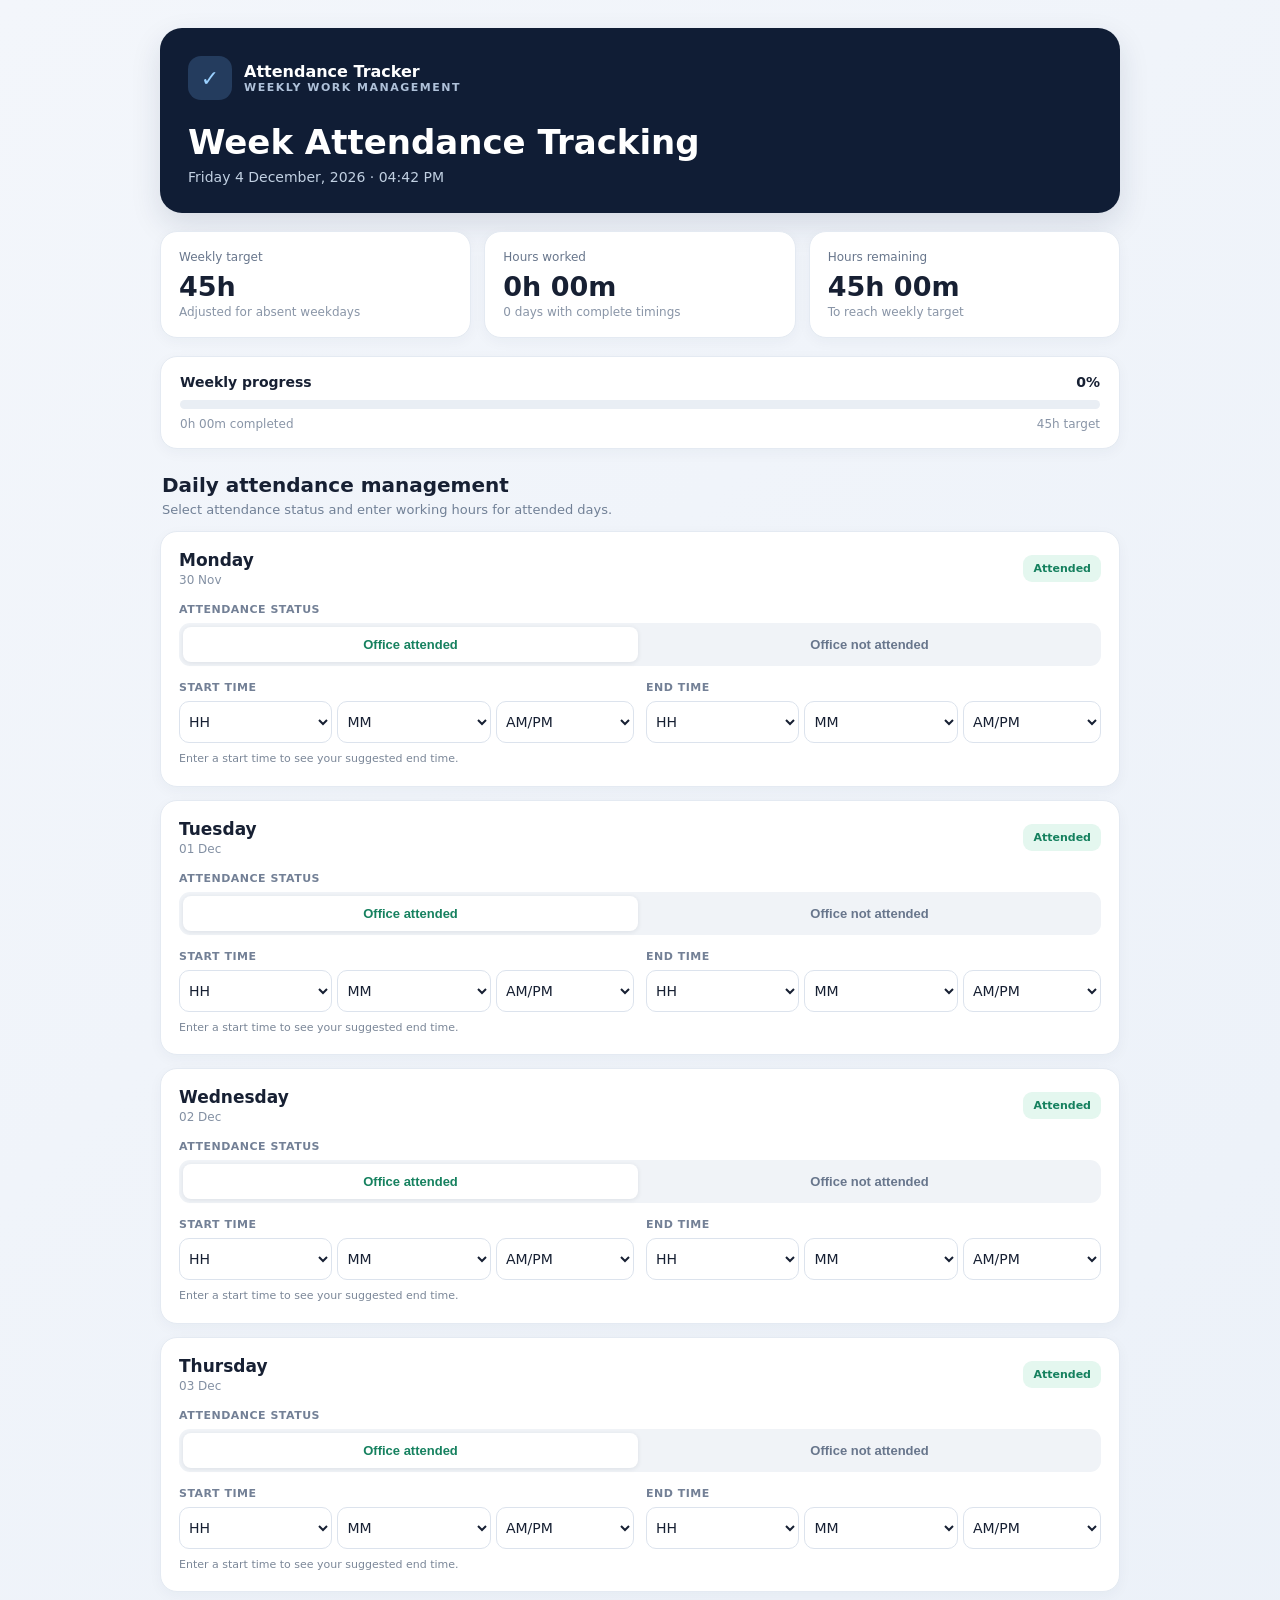
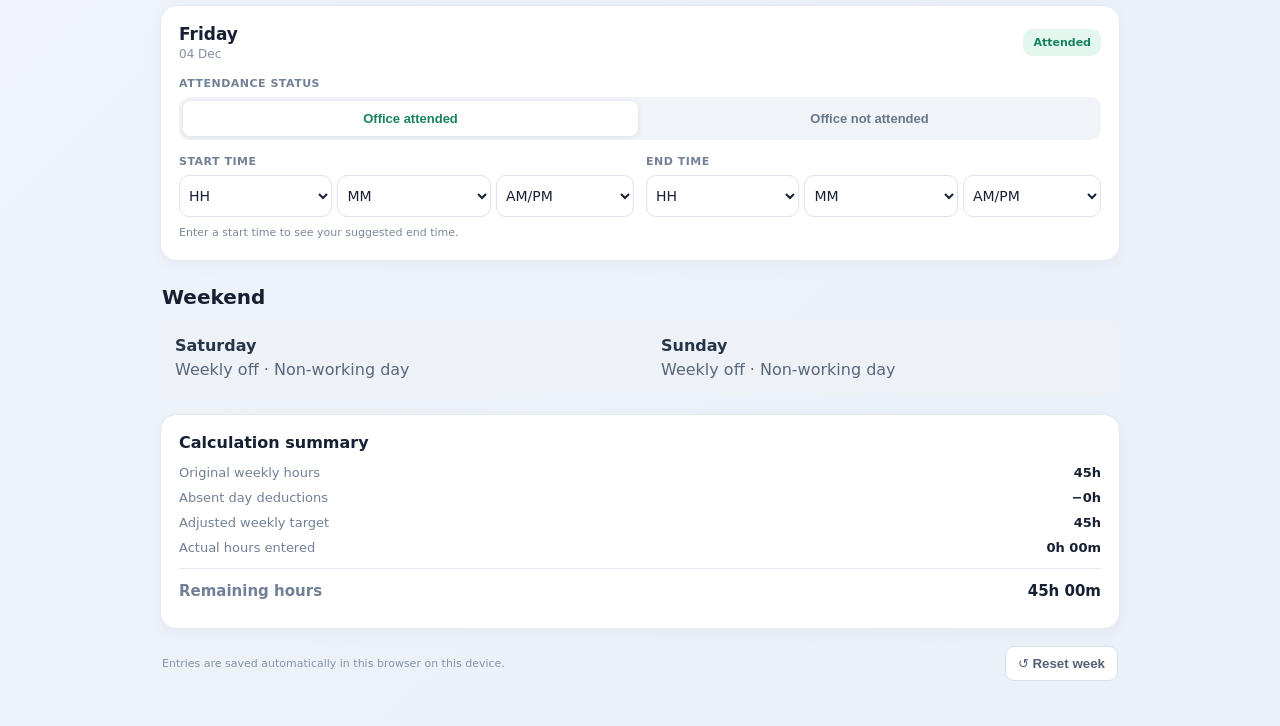
<file: index.html>
<!DOCTYPE html>
<html lang="en">
<head>
<meta charset="UTF-8">
<meta name="viewport" content="width=device-width, initial-scale=1.0">
<title>Week Attendance Tracking</title>
<style>
:root{font-family:Inter,ui-sans-serif,system-ui,-apple-system,"Segoe UI",sans-serif;color:#172033;background:#f3f6fb;font-synthesis:none}
*{box-sizing:border-box}body{margin:0;padding:28px 16px;background:linear-gradient(135deg,#f3f6fb,#eaf0f8);min-height:100vh}
.wrap{max-width:960px;margin:auto}.hero{background:#101d35;color:#fff;padding:28px;border-radius:22px;box-shadow:0 12px 30px #15274420}
.brand{display:flex;align-items:center;gap:12px}.logo{width:44px;height:44px;border-radius:13px;background:#243c5e;display:grid;place-items:center;font-size:22px;color:#9bd1ff}
.eyebrow{font-size:11px;letter-spacing:1.5px;color:#afc1d9;font-weight:700}.hero h1{font-size:clamp(25px,4vw,34px);margin:22px 0 7px}.date{color:#c1d0e2;font-size:14px}.stats{display:grid;grid-template-columns:repeat(3,1fr);gap:13px;margin:18px 0}
.stat,.panel,.day{background:#fff;border:1px solid #e4eaf2;border-radius:17px;box-shadow:0 4px 14px #1c31500a}.stat{padding:18px}.stat-label{font-size:12px;color:#68768c}.stat-value{font-size:27px;font-weight:750;margin:7px 0 3px;font-variant-numeric:tabular-nums}.muted{font-size:12px;color:#8995a7}
.progress-panel{padding:17px 19px;margin-bottom:20px}.progress-head{display:flex;justify-content:space-between;align-items:center;font-size:14px;font-weight:650;margin-bottom:10px}.track{height:9px;border-radius:20px;background:#e9eef4;overflow:hidden}.bar{height:100%;background:#16a477;border-radius:20px;width:0;transition:width .2s}
.section-title{font-size:20px;margin:24px 2px 5px}.section-sub{font-size:13px;color:#718096;margin:0 2px 14px}.days{display:grid;gap:13px}.day{padding:18px}.day.future{background:#f8fafc;opacity:.72}.day.future .time-picker select,.day.future .toggle button{cursor:not-allowed}.day-head{display:flex;justify-content:space-between;align-items:center;gap:10px;margin-bottom:16px}.day-name{font-weight:750;font-size:17px}.day-date{font-size:12px;color:#8390a3;margin-top:3px}.status{border:0;border-radius:9px;padding:7px 10px;font-size:11px;font-weight:700;background:#e4f7ef;color:#16815f}
.field-label{font-size:11px;font-weight:750;letter-spacing:.5px;color:#738096;display:block;margin-bottom:7px}.toggle{display:flex;background:#f0f3f7;border-radius:11px;padding:4px;gap:4px;margin-bottom:15px}.toggle button{border:0;background:transparent;flex:1;padding:10px 8px;border-radius:8px;color:#68768c;font-weight:650;font-size:13px;cursor:pointer}.toggle button.active.attended{background:#fff;color:#16815f;box-shadow:0 1px 5px #1b2c4518}.toggle button.active.absent{background:#fff;color:#c34d4d;box-shadow:0 1px 5px #1b2c4518}
.times{display:grid;grid-template-columns:1fr 1fr;gap:12px}.time-input{width:100%;padding:11px 12px;border:1px solid #dce3ed;border-radius:10px;background:#fff;color:#172033;font:inherit;font-size:15px}.time-input:focus{outline:2px solid #b7d9ff;border-color:#5d9fe8}
.time-picker{display:grid;grid-template-columns:1fr 1fr .9fr;gap:5px}
.time-picker select{width:100%;min-width:0;padding:11px 5px;border:1px solid #dce3ed;border-radius:10px;background:#fff;color:#172033;font:inherit;font-size:14px}
.time-picker select:focus{outline:2px solid #b7d9ff;border-color:#5d9fe8}
.suggestion{background:#f3f6fa;border-radius:12px;padding:13px 15px;margin-top:13px}.suggest-row{display:flex;justify-content:space-between;gap:10px;align-items:center}.suggest-label{font-size:11px;color:#78869a}.suggest-time{font-size:22px;font-weight:750;color:#16815f;margin-top:3px}.actual{text-align:right;font-weight:700;font-size:16px}.hint{font-size:11px;color:#7b8798;margin-top:8px;line-height:1.5}.absent-note{font-size:12px;color:#8995a7;padding:2px 1px 0}.weekend{display:grid;grid-template-columns:1fr 1fr;gap:12px;margin-top:12px}.weekend-card{background:#eef2f7;padding:15px;border-radius:13px;color:#59677c}.weekend-card strong{display:block;color:#26354a;margin-bottom:5px}.summary{padding:18px;margin-top:20px}.summary h3{margin:0 0 13px;font-size:16px}.sumline{display:flex;justify-content:space-between;gap:10px;margin:10px 0;font-size:13px}.sumline span{color:#718096}.sumline strong{font-variant-numeric:tabular-nums}.sumtotal{border-top:1px solid #e5eaf0;padding-top:13px;margin-top:13px;font-size:15px;font-weight:750}
.footer{display:flex;justify-content:space-between;align-items:center;gap:12px;margin:17px 2px;color:#8792a2;font-size:11px}.reset{border:1px solid #d7e0eb;background:#fff;border-radius:9px;padding:9px 12px;color:#536176;font-weight:650;cursor:pointer}.reset:hover{background:#f6f8fb}
@media(max-width:640px){body{padding:14px 10px}.hero{padding:21px;border-radius:18px}.stats{grid-template-columns:1fr 1fr;gap:9px}.stat{padding:14px}.stat:last-child{grid-column:1/-1}.stat-value{font-size:23px}.day{padding:14px}.day-head{margin-bottom:13px}.toggle button{font-size:11px;padding:10px 5px}.times{gap:8px}.time-input{padding:10px 8px;font-size:14px}.footer{align-items:flex-start;flex-direction:column-reverse}}
</style>
</head>
<body>
<div class="wrap">
<header class="hero">
  <div class="brand"><div class="logo">✓</div><div><div style="font-weight:750">Attendance Tracker</div><div class="eyebrow">WEEKLY WORK MANAGEMENT</div></div></div>
  <h1>Week Attendance Tracking</h1>
  <div class="date" id="liveDate"></div>
</header>
<section class="stats">
  <div class="stat"><div class="stat-label">Weekly target</div><div class="stat-value" id="target">45h</div><div class="muted">Adjusted for absent weekdays</div></div>
  <div class="stat"><div class="stat-label">Hours worked</div><div class="stat-value" id="worked">0h 00m</div><div class="muted" id="completed">0 days with complete timings</div></div>
  <div class="stat"><div class="stat-label">Hours remaining</div><div class="stat-value" id="remaining">45h 00m</div><div class="muted" id="remainingNote">To reach weekly target</div></div>
</section>
<section class="panel progress-panel">
  <div class="progress-head"><span>Weekly progress</span><span id="percent">0%</span></div>
  <div class="track"><div class="bar" id="bar"></div></div>
  <div class="muted" style="display:flex;justify-content:space-between;margin-top:8px"><span id="progressWorked">0h 00m completed</span><span id="progressTarget">45h target</span></div>
</section>
<h2 class="section-title">Daily attendance management</h2>
<p class="section-sub">Select attendance status and enter working hours for attended days.</p>
<section class="days" id="days"></section>
<h2 class="section-title">Weekend</h2>
<div class="weekend">
  <div class="weekend-card"><strong>Saturday</strong>Weekly off · Non-working day</div>
  <div class="weekend-card"><strong>Sunday</strong>Weekly off · Non-working day</div>
</div>
<section class="panel summary">
  <h3>Calculation summary</h3>
  <div class="sumline"><span>Original weekly hours</span><strong>45h</strong></div>
  <div class="sumline"><span>Absent day deductions</span><strong id="deductions">−0h</strong></div>
  <div class="sumline"><span>Adjusted weekly target</span><strong id="summaryTarget">45h</strong></div>
  <div class="sumline"><span>Actual hours entered</span><strong id="summaryWorked">0h 00m</strong></div>
  <div class="sumline sumtotal"><span>Remaining hours</span><strong id="summaryRemaining">45h 00m</strong></div>
</section>
<div class="footer"><span>Entries are saved automatically in this browser on this device.</span><button class="reset" id="reset">↺ Reset week</button></div>
</div>
<script>
const names=['Monday','Tuesday','Wednesday','Thursday','Friday'];
const now=new Date();
const monday=new Date(now); monday.setHours(0,0,0,0); monday.setDate(monday.getDate()-((monday.getDay()+6)%7));
const dateFmt=d=>d.toLocaleDateString('en-IN',{day:'2-digit',month:'short'});
document.getElementById('liveDate').textContent=now.toLocaleDateString('en-IN',{weekday:'long',day:'numeric',month:'long',year:'numeric'})+' · '+now.toLocaleTimeString('en-US',{hour:'2-digit',minute:'2-digit',hour12:true});
const key='weekAttendanceTracker_v1';
let days;
try{const saved=JSON.parse(localStorage.getItem(key));days=Array.isArray(saved)&&saved.length===5?saved:names.map(()=>({status:'attended',start:'',end:''}));}catch{days=names.map(()=>({status:'attended',start:'',end:''}));}
function to12(value){if(!value)return '';const [h,m]=value.split(':').map(Number);const suffix=h>=12?'PM':'AM';return String(h%12||12).padStart(2,'0')+':'+String(m).padStart(2,'0')+' '+suffix;}
function parse12(value){const match=value.trim().match(/^(0?[1-9]|1[0-2]):([0-5][0-9])\\s*(AM|PM)$/i);if(!match)return null;let h=Number(match[1])%12;if(match[3].toUpperCase()==='PM')h+=12;return String(h).padStart(2,'0')+':'+match[2];}
function duration(d){if(!d.start||!d.end||d.end<=d.start)return 0;const [sh,sm]=d.start.split(':').map(Number),[eh,em]=d.end.split(':').map(Number);return (eh*60+em-sh*60-sm)/60;}
function fmt(h){const mins=Math.round(Math.abs(h)*60);return (h<0?'−':'')+Math.floor(mins/60)+'h '+String(mins%60).padStart(2,'0')+'m';}
function requiredFor(i){const prior=days.slice(0,i), totalAbsent=days.filter(d=>d.status==='absent').length, priorWorked=prior.reduce((s,d)=>s+duration(d),0), eligible=days.slice(i).filter(d=>d.status!=='absent').length;return eligible?(45-totalAbsent*9-priorWorked)/eligible:0;}
function suggested(i){const d=days[i];if(!d.start)return '';const [h,m]=d.start.split(':').map(Number);let mins=h*60+m+Math.round(requiredFor(i)*60);mins=((mins%1440)+1440)%1440;return to12(String(Math.floor(mins/60)).padStart(2,'0')+':'+String(mins%60).padStart(2,'0'));}
function timePicker(field,value,i,locked=false){
 const [hour24,minute]=value?value.split(':').map(Number):[null,null];
 const period=hour24===null?'':hour24>=12?'PM':'AM';
 const hour=hour24===null?'':String(hour24%12||12).padStart(2,'0');
 const options=(start,end,selected)=>Array.from({length:end-start+1},(_,n)=>{const v=String(start+n).padStart(2,'0');return `<option value="${v}" ${String(selected)===v?'selected':''}>${v}</option>`;}).join('');
 return `<div class="time-picker" aria-label="${field==='start'?'Start':'End'} time selector">
 <select aria-label="${field} hour" data-field="${field}" data-time-part="hour" ${locked?'disabled':''}><option value="">HH</option>${options(1,12,hour)}</select>
 <select aria-label="${field} minute" data-field="${field}" data-time-part="minute" ${locked?'disabled':''}><option value="">MM</option>${Array.from({length:60},(_,n)=>{const v=String(n).padStart(2,'0');return `<option value="${v}" ${minute===n?'selected':''}>${v}</option>`;}).join('')}</select>
 <select aria-label="${field} AM or PM" data-field="${field}" data-time-part="period" ${locked?'disabled':''}><option value="">AM/PM</option><option value="AM" ${period==='AM'?'selected':''}>AM</option><option value="PM" ${period==='PM'?'selected':''}>PM</option></select>
 </div>`;
}
function renderDays(){
 const root=document.getElementById('days');root.innerHTML='';
 names.forEach((name,i)=>{const d=days[i],date=new Date(monday);date.setDate(monday.getDate()+i);
 const todayStart=new Date(now.getFullYear(),now.getMonth(),now.getDate());
 const locked=date>todayStart;
 const card=document.createElement('article');card.className='day'+(locked?' future':'');
 card.innerHTML=`<div class="day-head"><div><div class="day-name">${name}</div><div class="day-date">${dateFmt(date)}</div></div><span class="status" style="${locked?'background:#eef1f5;color:#78869a':d.status==='absent'?'background:#fff0f0;color:#c34d4d':''}">${locked?'Upcoming · Locked':d.status==='absent'?'Not attended':'Attended'}</span></div>
 <label class="field-label">ATTENDANCE STATUS</label><div class="toggle"><button data-status="attended" ${locked?'disabled':''} class="${d.status==='attended'?'active attended':''}">Office attended</button><button data-status="absent" ${locked?'disabled':''} class="${d.status==='absent'?'active absent':''}">Office not attended</button></div>
 ${d.status==='attended'?`<div class="times"><div><label class="field-label">START TIME</label>${timePicker('start',d.start, i, locked)}</div><div><label class="field-label">END TIME</label>${timePicker('end',d.end, i, locked)}</div></div>
 ${d.start?`<div class="suggestion"><div class="suggest-row"><div><div class="suggest-label">Suggested end time · ${fmt(requiredFor(i))} required</div><div class="suggest-time">${suggested(i)}</div></div><div class="actual"><div class="suggest-label">Your actual hours</div>${d.end&&duration(d)>0?fmt(duration(d)):'—'}</div></div><div class="hint">${d.end&&duration(d)===0?'End time must be later than start time. Overnight shifts are not supported.':'Suggested time distributes remaining weekly hours across the remaining attended weekdays.'}</div></div>`:'<div class="hint">Enter a start time to see your suggested end time.</div>'}`:
 `<div class="absent-note">No time entry is needed for this day.</div>`}`;
 card.querySelectorAll('[data-status]').forEach(btn=>btn.addEventListener('click',()=>{if(locked)return;d.status=btn.dataset.status;save();render();}));
 card.querySelectorAll('[data-time-part]').forEach(select=>select.addEventListener('change',()=>{if(locked)return;const field=select.dataset.field;const parts=[...card.querySelectorAll(`[data-field="${field}"][data-time-part]`)];const vals=Object.fromEntries(parts.map(el=>[el.dataset.timePart,el.value]));if(vals.hour&&vals.minute&&vals.period){let h=Number(vals.hour)%12;if(vals.period==='PM')h+=12;d[field]=String(h).padStart(2,'0')+':'+vals.minute;save();render();}}));
 root.appendChild(card);
 });
}
function renderSummary(){
 const absent=days.filter(d=>d.status==='absent').length,target=45-absent*9,worked=days.reduce((s,d)=>s+duration(d),0),remaining=target-worked,complete=days.filter(d=>d.status==='attended'&&d.start&&d.end&&duration(d)>0).length,pct=Math.round(Math.max(0,worked)/target*100)||0;
 document.getElementById('target').textContent=target+'h';document.getElementById('worked').textContent=fmt(worked);document.getElementById('completed').textContent=complete+' days with complete timings';
 document.getElementById('remaining').textContent=fmt(remaining);document.getElementById('remaining').style.color=remaining<0?'#16815f':'#172033';document.getElementById('remainingNote').textContent=remaining<0?'Weekly target exceeded':'To reach weekly target';
 document.getElementById('percent').textContent=pct+'%';document.getElementById('bar').style.width=Math.min(100,pct)+'%';document.getElementById('progressWorked').textContent=fmt(worked)+' completed';document.getElementById('progressTarget').textContent=target+'h target';
 document.getElementById('deductions').textContent='−'+absent*9+'h';document.getElementById('summaryTarget').textContent=target+'h';document.getElementById('summaryWorked').textContent=fmt(worked);document.getElementById('summaryRemaining').textContent=fmt(remaining);
}
function save(){localStorage.setItem(key,JSON.stringify(days));}
function render(){renderDays();renderSummary();}
document.getElementById('reset').addEventListener('click',()=>{if(confirm('Reset all attendance entries for this week?')){days=names.map(()=>({status:'attended',start:'',end:''}));save();render();}});
render();
</script>
</body>
</html>
</file>
